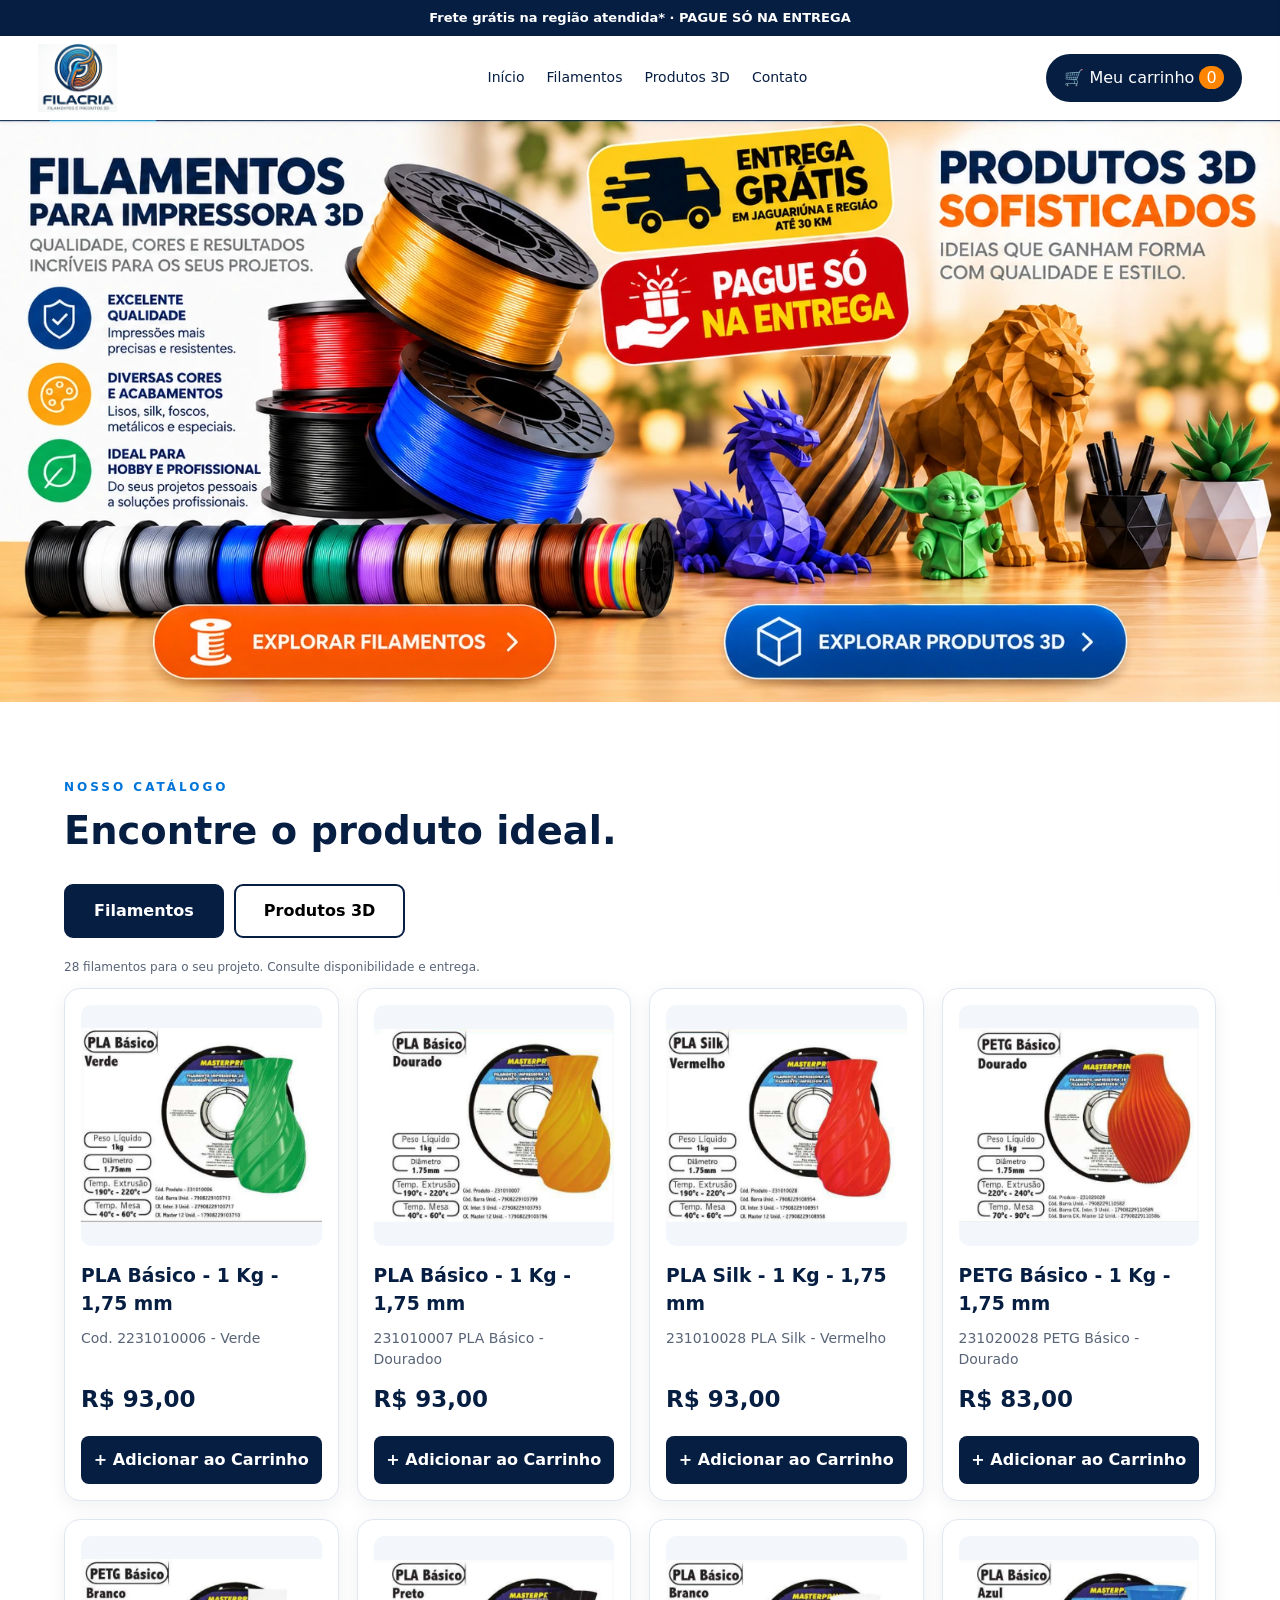
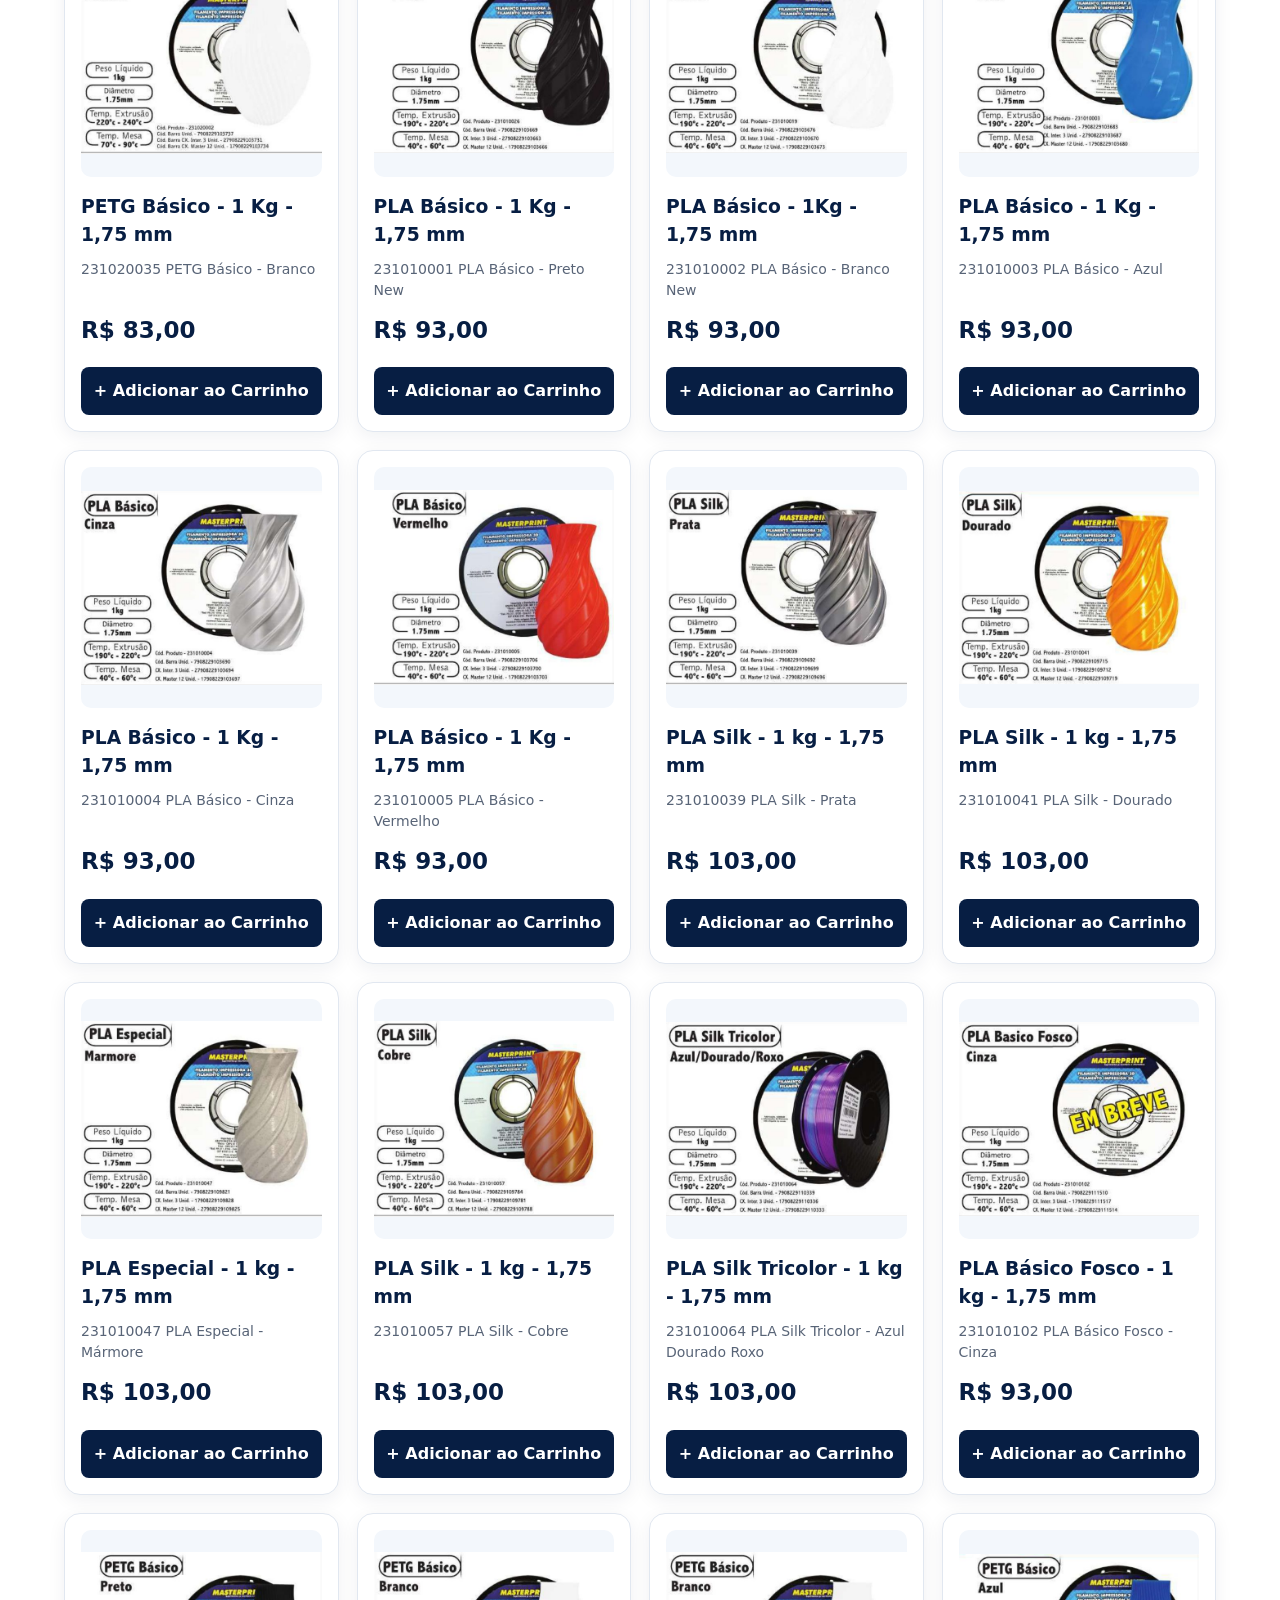
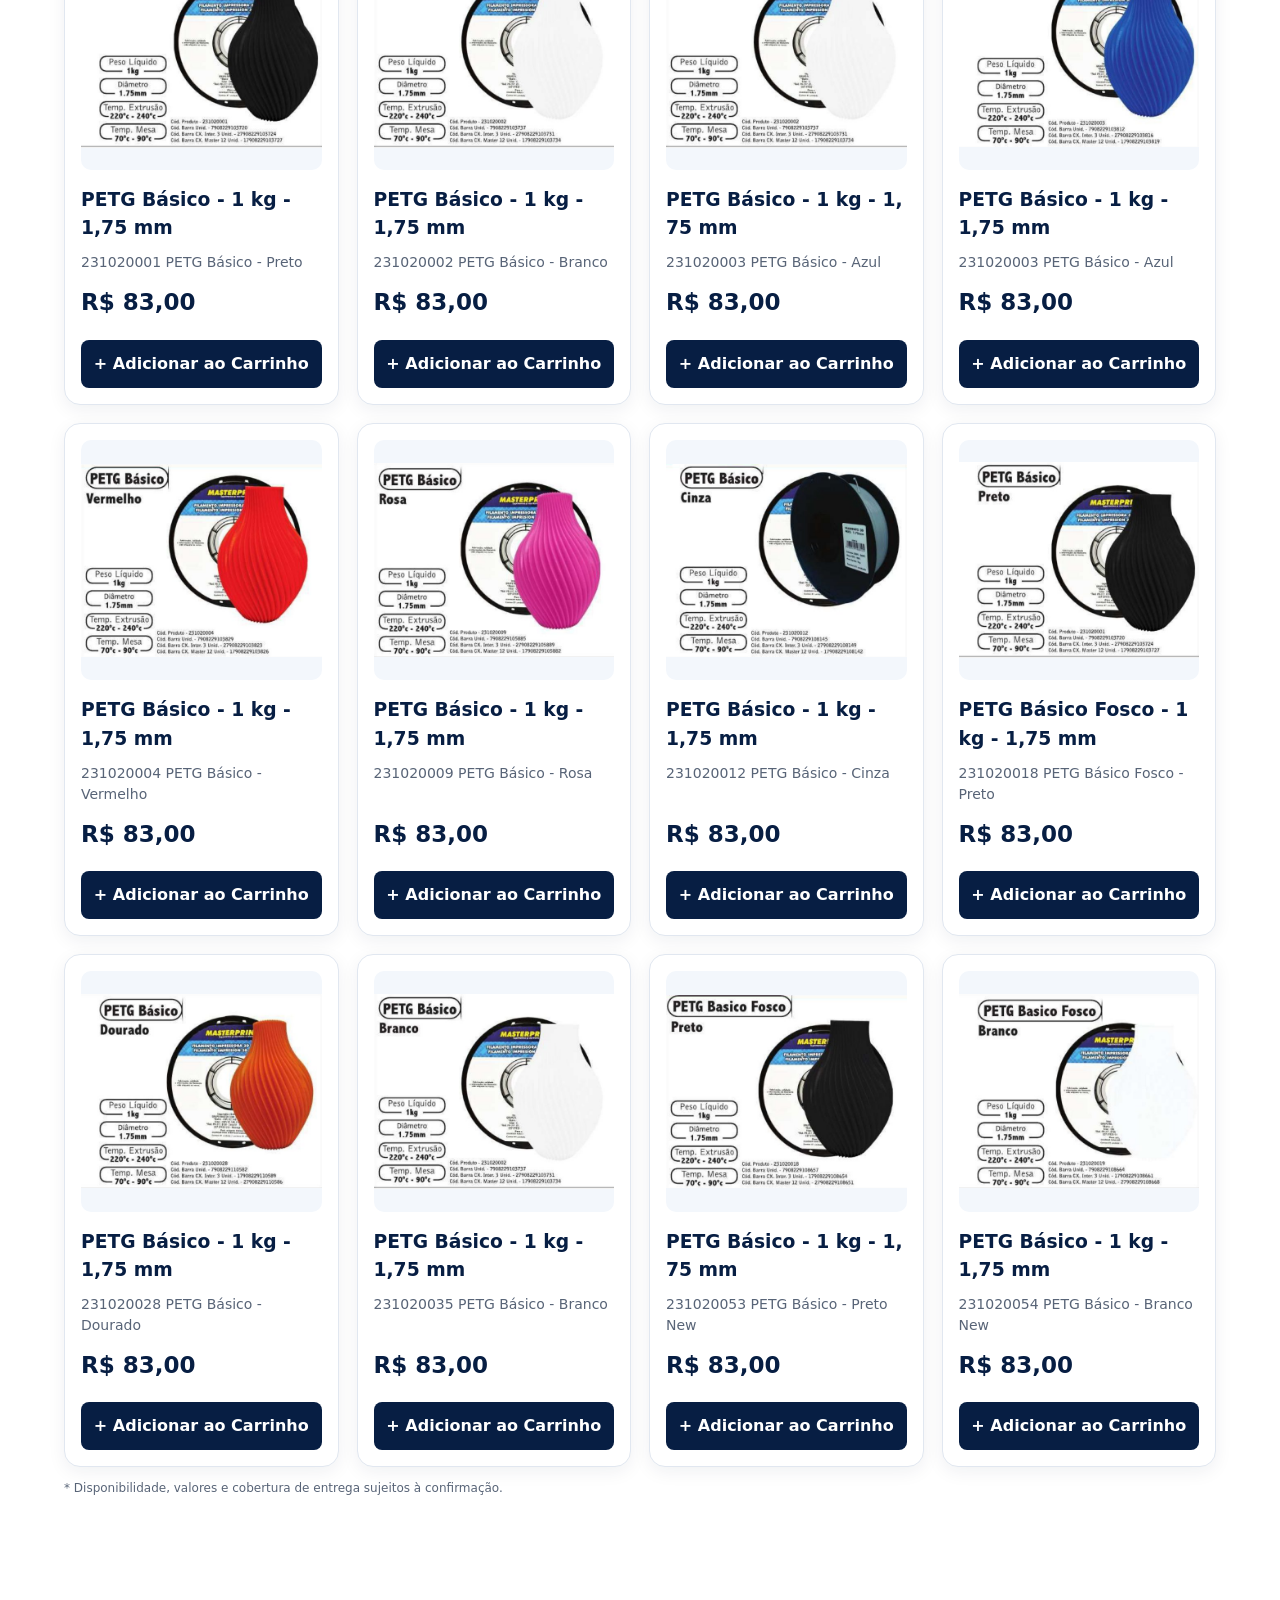
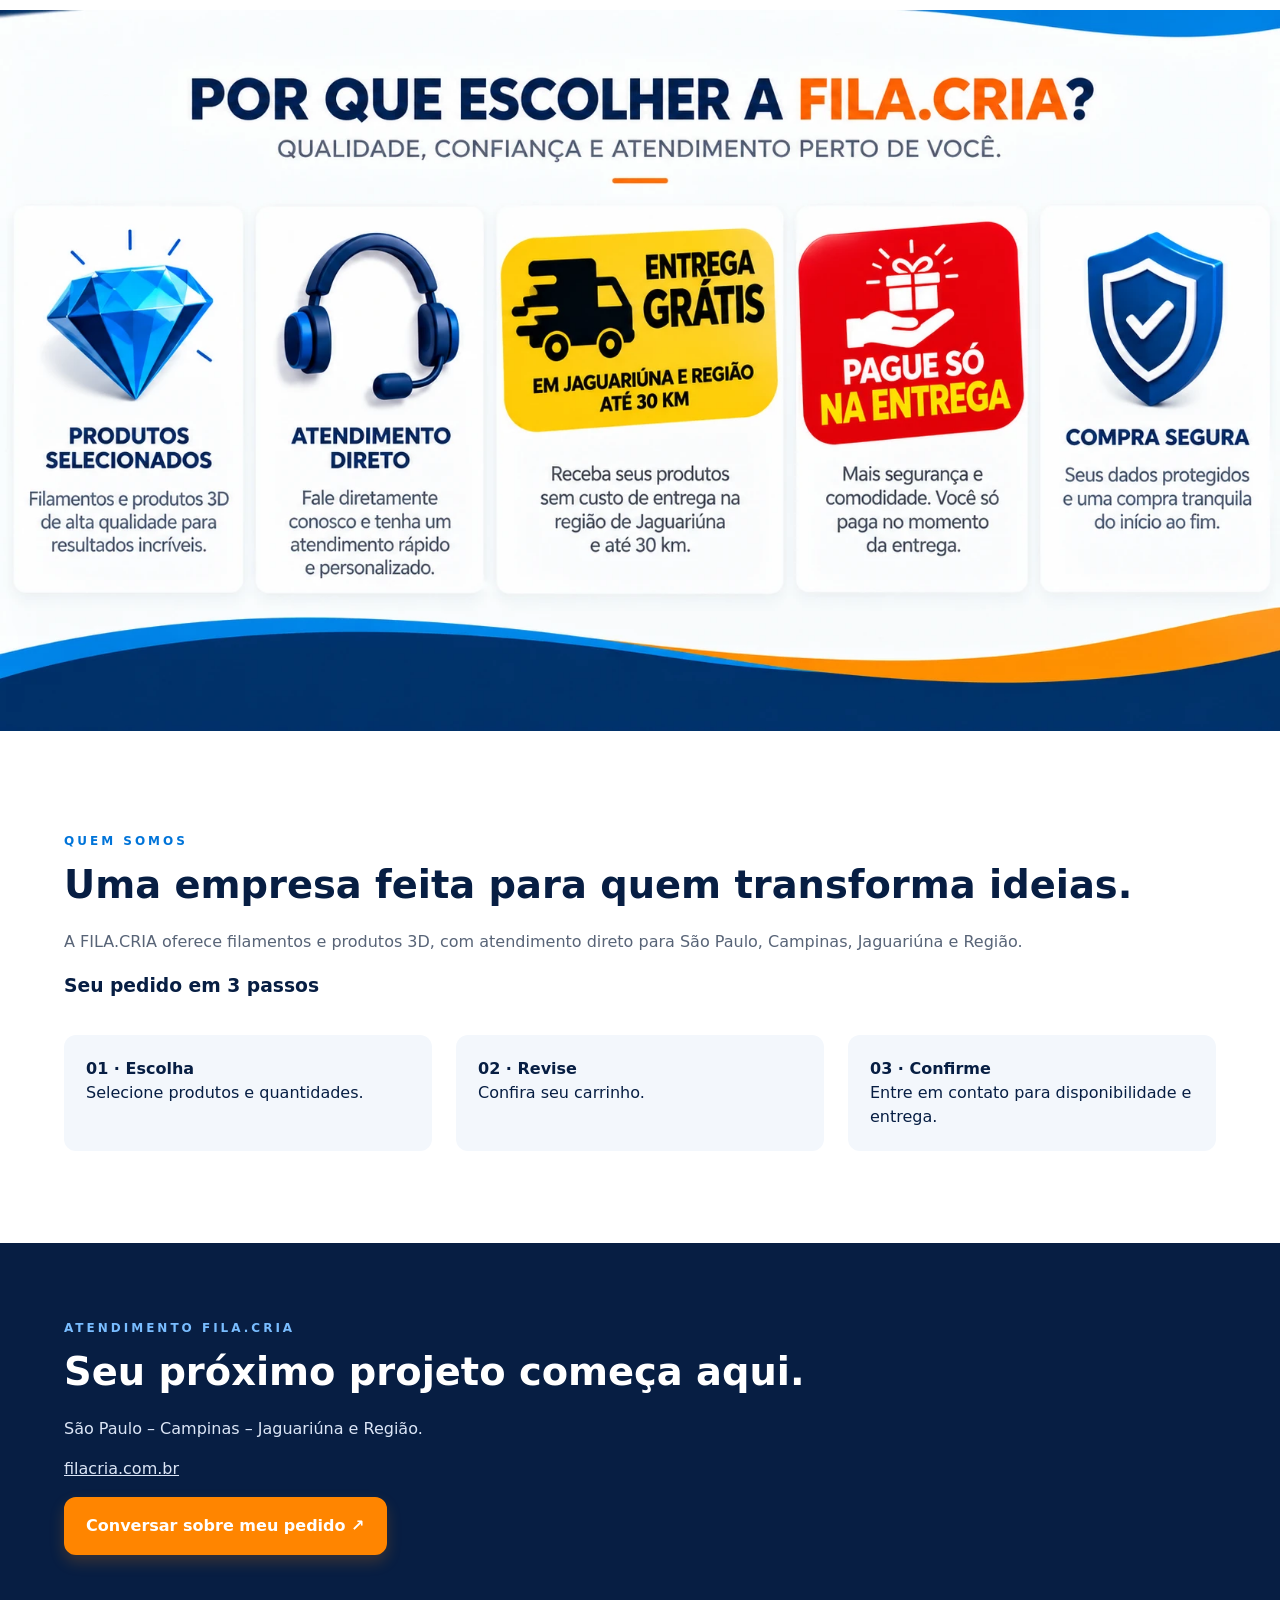
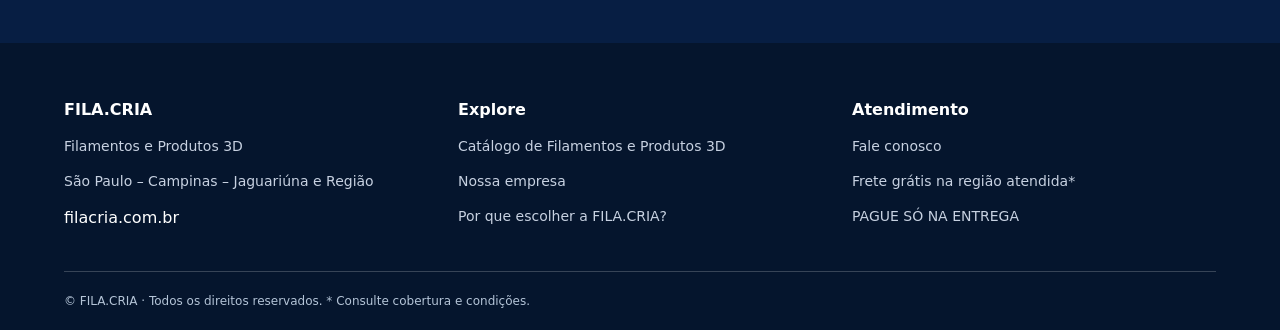
<file: index.html>
<!doctype html><html lang="pt-BR"><head><meta charset="utf-8"><meta name="viewport" content="width=device-width, initial-scale=1"><meta name="description" content="FILA.CRIA — filamentos e produtos 3D. Atendimento em São Paulo, Campinas, Jaguariúna e Região."><title>FILA.CRIA | Filamentos e Produtos 3D</title><link rel="stylesheet" href="style.css"></head><body>
<div class="top">Frete grátis na região atendida* · PAGUE SÓ NA ENTREGA</div><header><a class="brand" href="#inicio"><img src="assets/logo-filacria.jpg" alt="FILA.CRIA — Filamentos e Produtos 3D" class="brand-logo"></a><nav><a href="#inicio">Início</a><a href="#catalogo" data-nav-category="filamentos">Filamentos</a><a href="#catalogo" data-nav-category="produtos">Produtos 3D</a><a href="#contato">Contato</a></nav><button class="cart-open" id="cartOpen">🛒 Meu carrinho <span id="count">0</span></button></header>
<main><section id="inicio" class="hero-approved" aria-label="Filamentos e Produtos 3D">
 <img src="assets/capa-final.webp" alt="Filamentos para impressora 3D à esquerda; produtos 3D à direita; entrega grátis em Jaguariúna e região até 30 km e pague só na entrega" class="approved-hero-img">
 <div class="hero-hotspots" aria-label="Escolher catálogo"><button data-category="filamentos" aria-label="Explorar filamentos">Explorar filamentos</button><button data-category="produtos" aria-label="Explorar produtos 3D">Explorar produtos 3D</button></div>
 </section>
<section id="catalogo" class="section"><div class="section-label">NOSSO CATÁLOGO</div><h2>Encontre o produto ideal.</h2><div class="tabs"><button class="tab active" data-tab="filamentos">Filamentos</button><button class="tab" data-tab="produtos">Produtos 3D</button></div><p id="catalogNote" class="note" aria-live="polite"></p><div id="products" class="product-grid"></div><p id="empty" hidden>Nenhum produto encontrado. Experimente outra cor ou material.</p><p class="note">* Disponibilidade, valores e cobertura de entrega sujeitos à confirmação.</p></section>
<section id="vantagens" class="approved-benefits" aria-label="Por que escolher a FILA.CRIA"><img src="assets/vantagens-final.webp" alt="Por que escolher a FILA.CRIA: produtos selecionados, atendimento direto, entrega grátis em Jaguariúna e região até 30 km, pague só na entrega e compra segura" loading="lazy"></section>
<section id="sobre" class="section"><div class="section-label">QUEM SOMOS</div><h2>Uma empresa feita para quem transforma ideias.</h2><p>A FILA.CRIA oferece filamentos e produtos 3D, com atendimento direto para São Paulo, Campinas, Jaguariúna e Região.</p><h3>Seu pedido em 3 passos</h3><div class="steps"><p><b>01 · Escolha</b><br>Selecione produtos e quantidades.</p><p><b>02 · Revise</b><br>Confira seu carrinho.</p><p><b>03 · Confirme</b><br>Entre em contato para disponibilidade e entrega.</p></div></section>
<section id="contato" class="section contact"><div class="section-label">ATENDIMENTO FILA.CRIA</div><h2>Seu próximo projeto começa aqui.</h2><p>São Paulo – Campinas – Jaguariúna e Região.</p><p><a href="https://filacria.com.br" target="_blank" rel="noopener">filacria.com.br</a></p><button id="contactButton" class="cta">Conversar sobre meu pedido ↗</button><p class="note" id="contactInfo"></p></section></main>
<footer><div><b>FILA.CRIA</b><p>Filamentos e Produtos 3D</p><p>São Paulo – Campinas – Jaguariúna e Região</p><a href="https://filacria.com.br">filacria.com.br</a></div><div><b>Explore</b><p><a href="#catalogo">Catálogo de Filamentos e Produtos 3D</a></p><p><a href="#sobre">Nossa empresa</a></p><p><a href="#vantagens">Por que escolher a FILA.CRIA?</a></p></div><div><b>Atendimento</b><p><a href="#contato">Fale conosco</a></p><p>Frete grátis na região atendida*</p><p>PAGUE SÓ NA ENTREGA</p></div><div class="copyright">© FILA.CRIA · Todos os direitos reservados. * Consulte cobertura e condições.</div></footer>
<div id="overlay" class="overlay" hidden></div><aside id="drawer" class="drawer" aria-label="Meu carrinho" aria-hidden="true"><div class="drawer-head"><h2>🛒 Meu carrinho (<span id="drawerCount">0</span>)</h2><button id="closeCart" aria-label="Fechar carrinho">✕</button></div><div id="cartItems"></div><div class="drawer-foot"><p>Subtotal: <b id="total">R$ 0,00</b></p><p class="note">Disponibilidade e valor final sujeitos à confirmação.</p><button id="sendOrder" class="cta">Preparar pedido para WhatsApp ↗</button><p class="note" id="orderInfo" aria-live="polite"></p><div id="orderTransfer" hidden><label for="orderMessage">Seu pedido</label><textarea id="orderMessage" rows="7" readonly></textarea><button id="copyOrder" class="cta">Copiar pedido</button><a id="openWhatsApp" class="cta whatsapp-link" target="_blank" rel="noopener noreferrer">Abrir WhatsApp ↗</a></div></div></aside><script src="config.js"></script><script src="catalogo.js"></script><script src="script.js"></script></body></html>
</file>
<file: style.css>
:root{--navy:#071e43;--blue:#0074d9;--orange:#ff8500;--light:#f3f7fc}*{box-sizing:border-box}html{scroll-behavior:smooth}body{margin:0;color:var(--navy);font:16px/1.5 system-ui,Arial,sans-serif}button,input{font:inherit}button{cursor:pointer}a{color:inherit;text-decoration:none}.top{text-align:center;background:var(--navy);color:#fff;padding:8px;font-size:13px;font-weight:700}header{display:flex;align-items:center;gap:28px;justify-content:space-between;padding:16px max(4vw,18px);position:sticky;top:0;background:#fffffff2;backdrop-filter:blur(12px);z-index:5;box-shadow:0 1px 8px #0001}.brand{display:flex;gap:10px;align-items:center;font-size:24px;font-weight:900}.brand:first-letter{color:var(--blue)}.brand small{display:block;font-size:9px;letter-spacing:2px}nav{display:flex;gap:22px;font-size:14px}nav a:hover,footer a:hover{color:var(--orange)}.cart-open{border:0;background:var(--navy);color:white;border-radius:30px;padding:12px 18px;white-space:nowrap}.cart-open span{background:var(--orange);padding:2px 7px;border-radius:20px}.hero{display:grid;grid-template-columns:43% 57%;min-height:540px;align-items:center;background:linear-gradient(120deg,#f1f8ff,#fff)}.hero-copy{padding:6vw}.eyebrow,.section-label{font-size:12px;letter-spacing:3px;color:var(--blue);font-weight:800}h1{font-size:clamp(38px,4vw,68px);line-height:1.08;margin:18px 0}h2{font-size:clamp(28px,3vw,42px);line-height:1.2;margin:12px 0 22px}.hero-copy p{font-size:19px;color:#45536b}.hero-actions{display:flex;flex-wrap:wrap;gap:12px;margin:30px 0}.cta{background:var(--orange);color:#fff;border:2px solid var(--orange);font-weight:900;border-radius:12px;padding:15px 20px;box-shadow:0 7px 15px #ff850033}.cta:hover{filter:brightness(.93)}.cta.secondary{background:var(--navy);border-color:var(--navy)}.stamp{display:inline-block;border:4px dashed var(--orange);border-radius:50%;padding:18px 24px;transform:rotate(-9deg);font-weight:900;text-align:center;color:#d85e00;line-height:1.1;background:#fff9}.hero-visual{height:100%;min-height:430px;overflow:hidden}.hero-visual img{width:100%;height:100%;object-fit:cover;object-position:center}.section{padding:76px max(5vw,20px);max-width:1600px;margin:auto}.section>p{color:#586477}.alt{background:var(--light);max-width:none}.tabs,.filters,.chips{display:flex;gap:10px;flex-wrap:wrap}.tabs{margin:30px 0 20px}.tab{border:2px solid var(--navy);padding:13px 28px;background:white;border-radius:9px;font-weight:800}.tab.active{background:var(--navy);color:white}.filters{align-items:center;justify-content:space-between;margin-bottom:24px}#search{padding:13px 16px;border:1px solid #bdc9d7;border-radius:9px;min-width:min(360px,100%)}.chip{border:1px solid #cad5e4;background:#fff;padding:9px 16px;border-radius:24px}.chip.active{background:#0d71bd;color:#fff}.product-grid{display:grid;grid-template-columns:repeat(4,minmax(0,1fr));gap:18px}.product{border:1px solid #e1e7f0;border-radius:16px;padding:22px;box-shadow:0 5px 18px #081e4110;background:#fff}.product .product-icon{display:flex;align-items:center;justify-content:center;background:#f1f5fa;border-radius:12px;height:130px;font-size:58px}.product h3{margin:16px 0 6px}.product small,.note{font-size:12px;color:#69788d}.product .price{font-size:23px;font-weight:900;margin:12px 0}.product button{width:100%;border:0;background:var(--navy);color:white;border-radius:8px;padding:12px;font-weight:700}.benefits{display:grid;grid-template-columns:repeat(4,1fr);gap:18px}.benefits article{background:white;border-radius:15px;padding:24px}.benefits .pay{border:3px dashed var(--orange);background:#fff9ee}.benefits b{font-size:19px}.steps{display:flex;gap:24px;flex-wrap:wrap}.steps p{background:var(--light);border-radius:12px;padding:22px;flex:1;min-width:190px}.contact{background:var(--navy);color:white;max-width:none}.contact .section-label{color:#79bdff}.contact a{text-decoration:underline}footer{display:grid;grid-template-columns:repeat(3,1fr);gap:30px;padding:55px 5vw 20px;background:#05152d;color:white}footer p{color:#c7d1e1;font-size:14px}.copyright{grid-column:1/-1;border-top:1px solid #ffffff33;padding-top:20px;font-size:12px;color:#b4c4d7}.overlay{position:fixed;inset:0;background:#0008;z-index:9}.drawer{position:fixed;right:0;top:0;bottom:0;width:min(460px,100vw);background:white;z-index:10;transform:translateX(105%);transition:transform .25s;display:flex;flex-direction:column;padding:22px;box-shadow:-5px 0 20px #0003}.drawer.open{transform:translateX(0)}.drawer-head{display:flex;justify-content:space-between;align-items:center}.drawer-head h2{font-size:22px}.drawer-head button{border:0;background:transparent;font-size:24px}#cartItems{flex:1;overflow:auto}.cart-line{padding:16px 0;border-bottom:1px solid #ddd;display:flex;align-items:center;justify-content:space-between;gap:10px}.cart-line button{border:1px solid #ccd;background:white;border-radius:5px;padding:5px 9px}.drawer-foot{border-top:1px solid #ddd;padding-top:18px}.drawer-foot .cta{width:100%}@media(max-width:1000px){nav{display:none}.hero{grid-template-columns:1fr}.hero-visual{height:400px}.product-grid{grid-template-columns:repeat(2,1fr)}.benefits{grid-template-columns:repeat(2,1fr)}}@media(max-width:550px){header{gap:8px}.brand{font-size:19px}.brand small{font-size:7px}.cart-open{padding:9px}.hero-copy{padding:38px 22px}.hero-visual{min-height:260px;height:290px}.section{padding:45px 18px}.product-grid,.benefits{grid-template-columns:1fr}footer{grid-template-columns:1fr}.copyright{grid-column:1}}

/* Página inicial — etapa 1 */
.hero-full{display:block;min-height:0;background:#fff;padding:24px max(2vw,12px) 34px}
.hero-image{width:100%;max-width:1500px;margin:auto}
.hero-image img{display:block;width:100%;height:auto;object-fit:contain;border-radius:12px}
.hero-bottom{max-width:1450px;margin:20px auto 0;display:flex;align-items:center;justify-content:space-between;gap:22px;flex-wrap:wrap}
.hero-bottom .hero-actions{margin:0;display:flex;gap:16px;flex:1 1 520px}
.hero-cta{font-size:clamp(15px,1.35vw,20px);padding:18px 26px;min-height:66px;box-shadow:0 9px 18px #071e4326;flex:1 1 235px}
.hero-seals{display:flex;gap:12px;align-items:center;flex-wrap:wrap}
.seal{display:flex;align-items:center;gap:10px;border-radius:20px;padding:12px 18px;min-height:72px;line-height:1.1;box-shadow:0 5px 14px #071e4320}
.seal-icon{font-size:28px;line-height:1}.seal strong{display:block;font-size:18px;font-weight:950}.seal small{display:block;font-size:11px;margin-top:5px;font-weight:750}
.seal-freight{background:#ffd62e;color:#092143}.seal-payment{background:#c41c34;color:#fff}.seal-payment strong:last-child{color:#ffdc37}
@media(max-width:850px){.hero-bottom{justify-content:center}.hero-bottom .hero-actions{flex-basis:100%}.hero-seals{justify-content:center}}
@media(max-width:550px){.hero-full{padding:12px 8px 26px}.hero-image img{border-radius:6px}.hero-cta{min-height:56px}.hero-seals{width:100%}.seal{flex:1 1 145px;padding:11px}.seal strong{font-size:14px}.seal small{font-size:10px}}

/* Etapa 2: navegação compacta, botões divididos e carimbos de benefícios */
header{padding:8px max(3vw,16px);gap:16px;min-height:78px}
.brand-logo{width:210px;max-height:68px;object-fit:contain;object-position:left center}
.hero-full{padding:6px max(1vw,8px) 18px}
.hero-image{max-width:1536px}
.hero-image img{max-height:min(69vh,720px);object-fit:contain;object-position:center;border-radius:3px}
.hero-bottom{margin:5px auto 0;max-width:1536px}
.hero-bottom .hero-actions{display:grid;grid-template-columns:1fr 1fr;width:100%;gap:10px;margin:0;flex:1 1 auto}
.hero-cta{justify-self:center;width:min(92%,380px);min-height:58px;padding:12px 18px;border-radius:30px;font-size:clamp(13px,1.25vw,19px)}
.hero-cta:first-child{background:#ff7100;border-color:#ff7100}
.hero-cta:last-child{background:#0057b7;border-color:#0057b7}
.benefit-stamp{display:flex;align-items:center;justify-content:center;padding:15px!important}
.benefit-stamp .seal{width:100%;justify-content:center;min-height:96px}
.benefit-stamp .seal strong{font-size:clamp(15px,1.4vw,21px)}
.benefit-stamp .seal small{font-size:11px}
@media(max-width:800px){.brand-logo{width:160px}.hero-image img{max-height:none}.hero-cta{width:100%;font-size:12px;padding:10px 6px;min-height:55px}.hero-bottom .hero-actions{gap:8px}}
@media(max-width:550px){header{min-height:64px}.brand-logo{width:135px}.hero-cta{font-size:10px;line-height:1.3}.benefit-stamp .seal{min-height:76px}}
/* Etapa 3 — centralização do conteúdo dos dois carimbos na seção de benefícios */
.benefit-stamp .seal{position:relative;text-align:center;align-items:center;justify-content:center;padding:14px 12px;gap:8px}
.benefit-stamp .seal > span:last-child{flex:1;text-align:center;display:flex;flex-direction:column;align-items:center;justify-content:center}
.benefit-stamp .seal strong,.benefit-stamp .seal small{text-align:center;width:100%}

/* Layout final aprovado */
.hero-approved{position:relative;max-width:1648px;margin:auto;overflow:hidden;background:#fff}
.approved-hero-img{display:block;width:100%;height:auto}
.hero-hotspots{position:absolute;bottom:0;left:0;right:0;height:17%;display:grid;grid-template-columns:1fr 1fr;align-items:center;justify-items:center}
.hero-hotspots button{height:82%;width:67%;border:3px solid transparent;background:transparent;color:transparent;border-radius:100px;cursor:pointer;font-size:0}
.hero-hotspots button:focus-visible{outline:4px solid #ff9e00;outline-offset:3px}
.approved-benefits{width:100%;max-width:1648px;margin:auto;padding:25px 0}
.approved-benefits img{display:block;width:100%;height:auto}
@media(max-width:600px){.hero-approved{min-width:0}.hero-hotspots button{width:94%;height:75%}.approved-benefits{padding:10px 0}}

/* Catálogo preenchido e carrinho */
section[id]{scroll-margin-top:100px}.product{display:flex;flex-direction:column;padding:16px}.product-photo{width:100%;aspect-ratio:1;object-fit:contain;background:#f3f7fc;border-radius:10px}.product-description{font-size:14px;color:#586477;white-space:pre-line;margin:4px 0 12px}.product .price{margin-top:auto}.product button{margin-top:8px}.qty-controls{display:flex;flex-wrap:wrap;gap:8px;align-items:center;justify-content:flex-end;min-width:110px}.qty-controls button:last-child{font-size:12px}.contact>p{color:#dce6f7}.drawer-foot{max-height:60vh;overflow:auto}#orderMessage{width:100%;font:13px/1.4 system-ui;margin:8px 0;border:1px solid #bdc9d7;border-radius:8px;padding:10px}#orderTransfer[hidden]{display:none}.whatsapp-link{display:block;text-align:center;margin:8px 0;background:#137b42;border-color:#137b42}button:focus-visible,a:focus-visible{outline:3px solid #0074d9;outline-offset:3px}@media(max-width:1000px){nav{display:flex;flex-wrap:wrap;gap:10px}header{flex-wrap:wrap}nav{order:3;width:100%;justify-content:center}}@media(max-width:550px){.product-grid{grid-template-columns:repeat(2,minmax(0,1fr));gap:10px}.product{padding:10px}.product h3{font-size:15px}.product-description{font-size:12px}.product .price{font-size:20px}.product button{font-size:12px;padding:10px 5px}.drawer{padding:16px}.drawer-foot .cta{padding:10px}.product-grid{align-items:stretch}}
</file>
